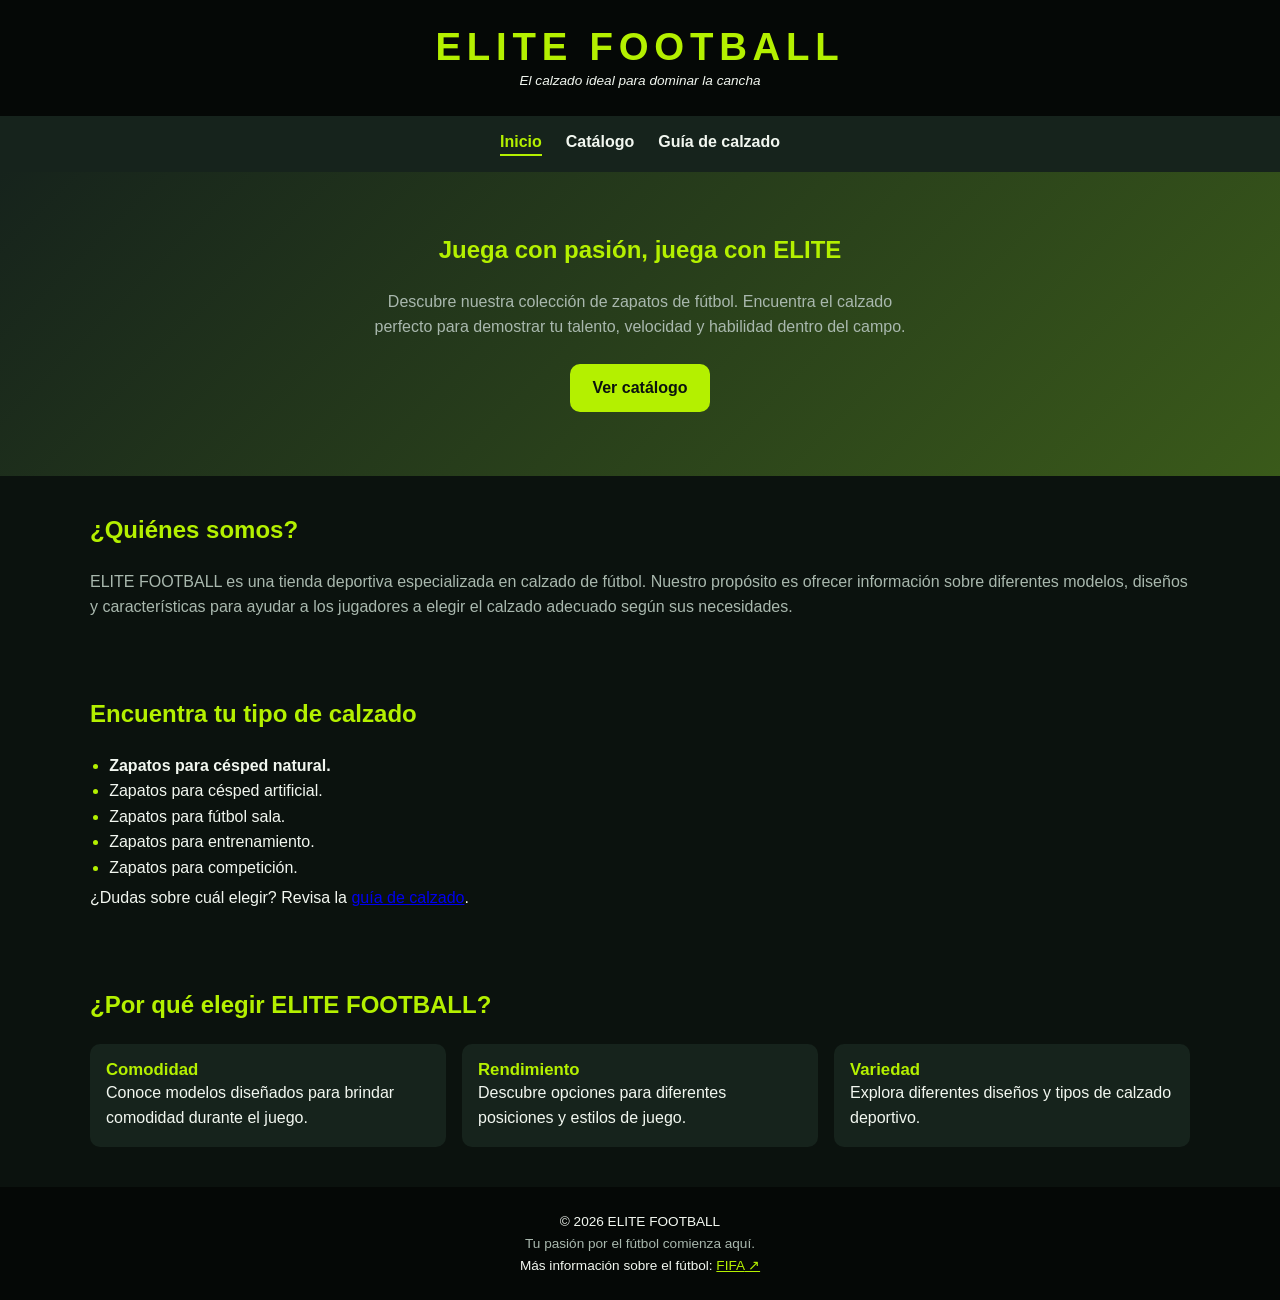
<file: index.html>
<!DOCTYPE html>
<html lang="es">
<head>
  <meta charset="UTF-8">
  <meta name="viewport" content="width=device-width, initial-scale=1.0">
  <meta name="description" content="Tienda de calzado de fútbol: césped natural, artificial, sala y entrenamiento.">
  <title>Inicio | ELITE FOOTBALL</title>
  <link rel="stylesheet" href="css/styles.css">
</head>
<body>
  <header id="cabecera">
    <h1>ELITE FOOTBALL</h1>
    <p class="lema" style="font-size: 0.85rem; font-style: italic;">El calzado ideal para dominar la cancha</p>
  </header>
  <nav aria-label="Menú principal">
    <ul>
      <li><a href="index.html" class="activo">Inicio</a></li>
      <li><a href="catalogo.html">Catálogo</a></li>
      <li><a href="pagina3.html">Guía de calzado</a></li>
    </ul>
  </nav>
  <main>
    <section class="hero">
      <h2>Juega con pasión, juega con ELITE</h2>
      <p>Descubre nuestra colección de zapatos de fútbol. Encuentra el calzado perfecto para demostrar tu talento, velocidad y habilidad dentro del campo.</p>
      <a class="boton" href="catalogo.html">Ver catálogo</a>
    </section>
    <div class="contenedor">
      <section id="inicio">
        <h2>¿Quiénes somos?</h2>
        <p>ELITE FOOTBALL es una tienda deportiva especializada en calzado de fútbol. Nuestro propósito es ofrecer información sobre diferentes modelos, diseños y características para ayudar a los jugadores a elegir el calzado adecuado según sus necesidades.</p>
      </section>
      <section>
        <h2>Encuentra tu tipo de calzado</h2>
        <ul>
          <li>Zapatos para césped natural.</li>
          <li>Zapatos para césped artificial.</li>
          <li>Zapatos para fútbol sala.</li>
          <li>Zapatos para entrenamiento.</li>
          <li>Zapatos para competición.</li>
        </ul>
        <p>¿Dudas sobre cuál elegir? Revisa la <a href="pagina3.html">guía de calzado</a>.</p>
      </section>
      <section>
        <h2>¿Por qué elegir ELITE FOOTBALL?</h2>
        <div class="ventajas">
          <article><h3>Comodidad</h3><p>Conoce modelos diseñados para brindar comodidad durante el juego.</p></article>
          <article><h3>Rendimiento</h3><p>Descubre opciones para diferentes posiciones y estilos de juego.</p></article>
          <article><h3>Variedad</h3><p>Explora diferentes diseños y tipos de calzado deportivo.</p></article>
        </div>
      </section>
    </div>
  </main>
  <footer>
    <p>© 2026 ELITE FOOTBALL<br>Tu pasión por el fútbol comienza aquí.</p>
    <p>Más información sobre el fútbol: <a href="https://www.fifa.com/es" target="_blank" rel="noopener">FIFA</a></p>
  </footer>
</body>
</html>
</file>
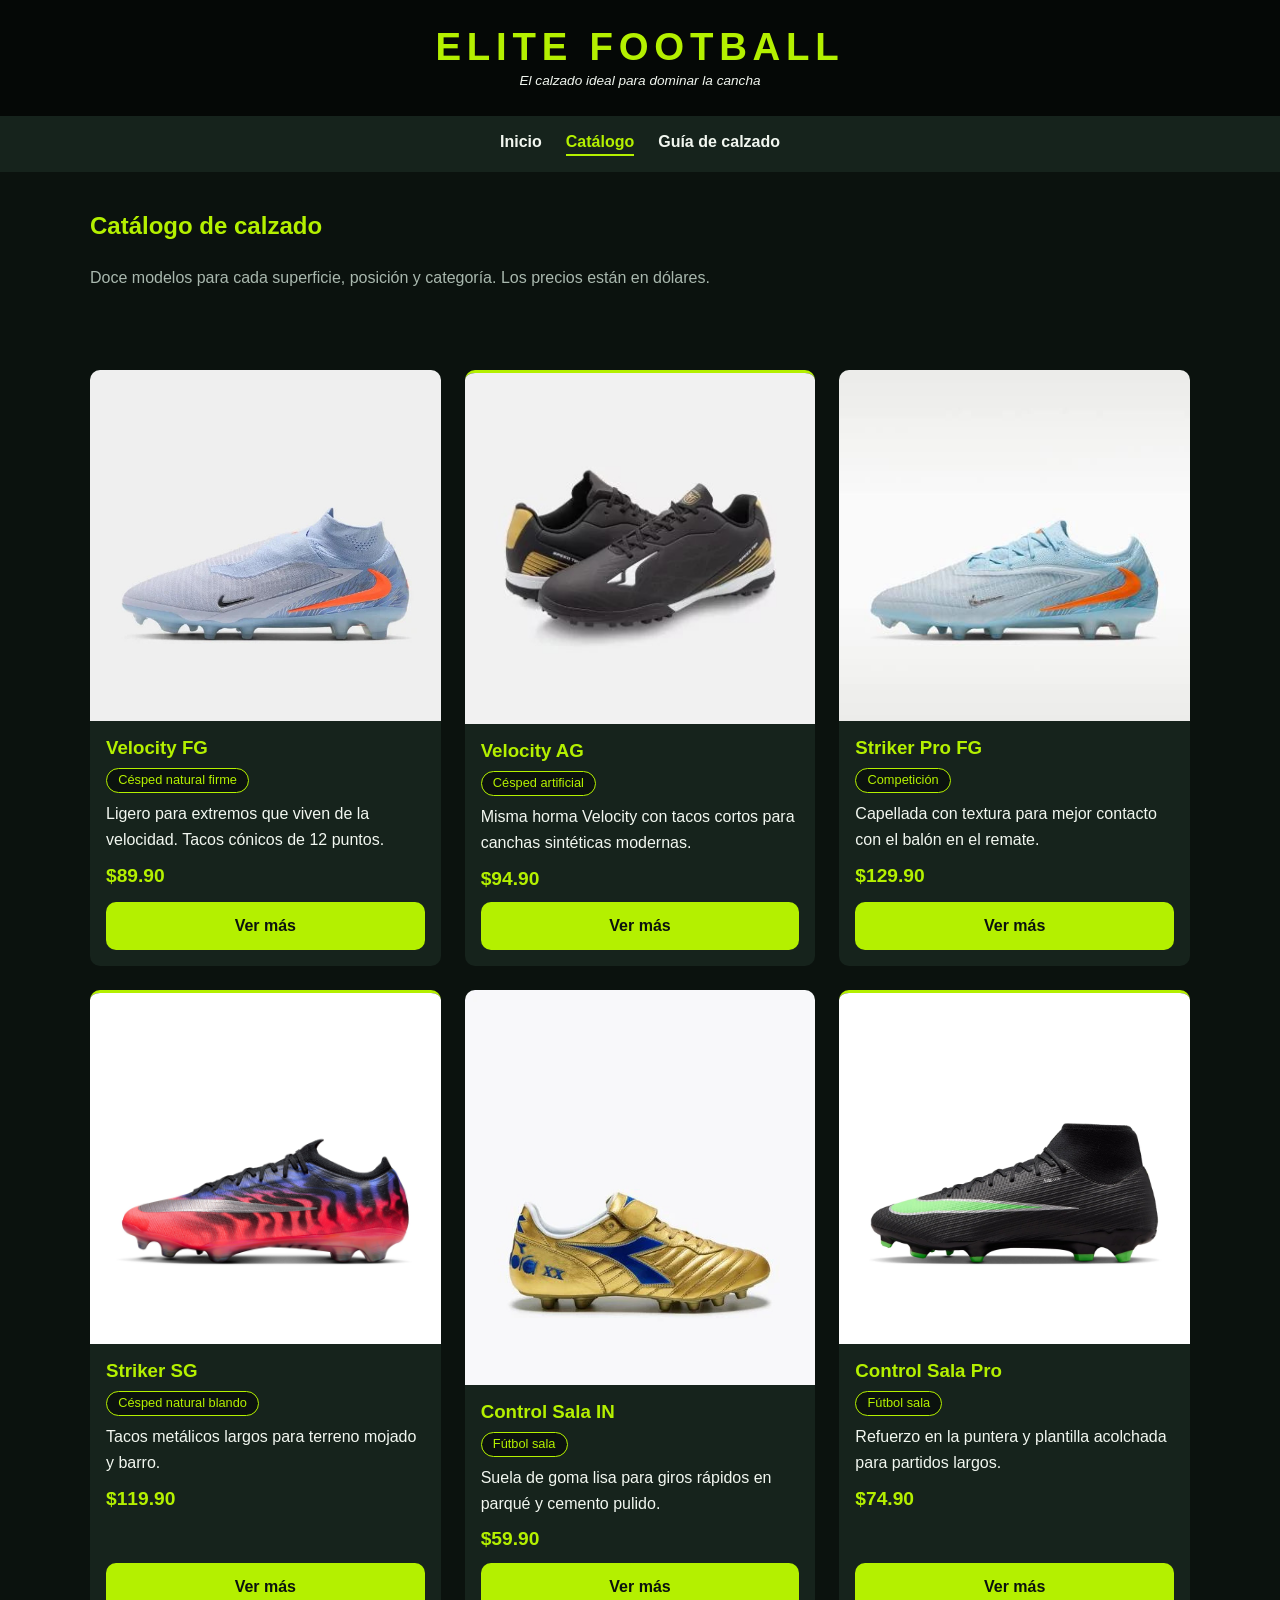
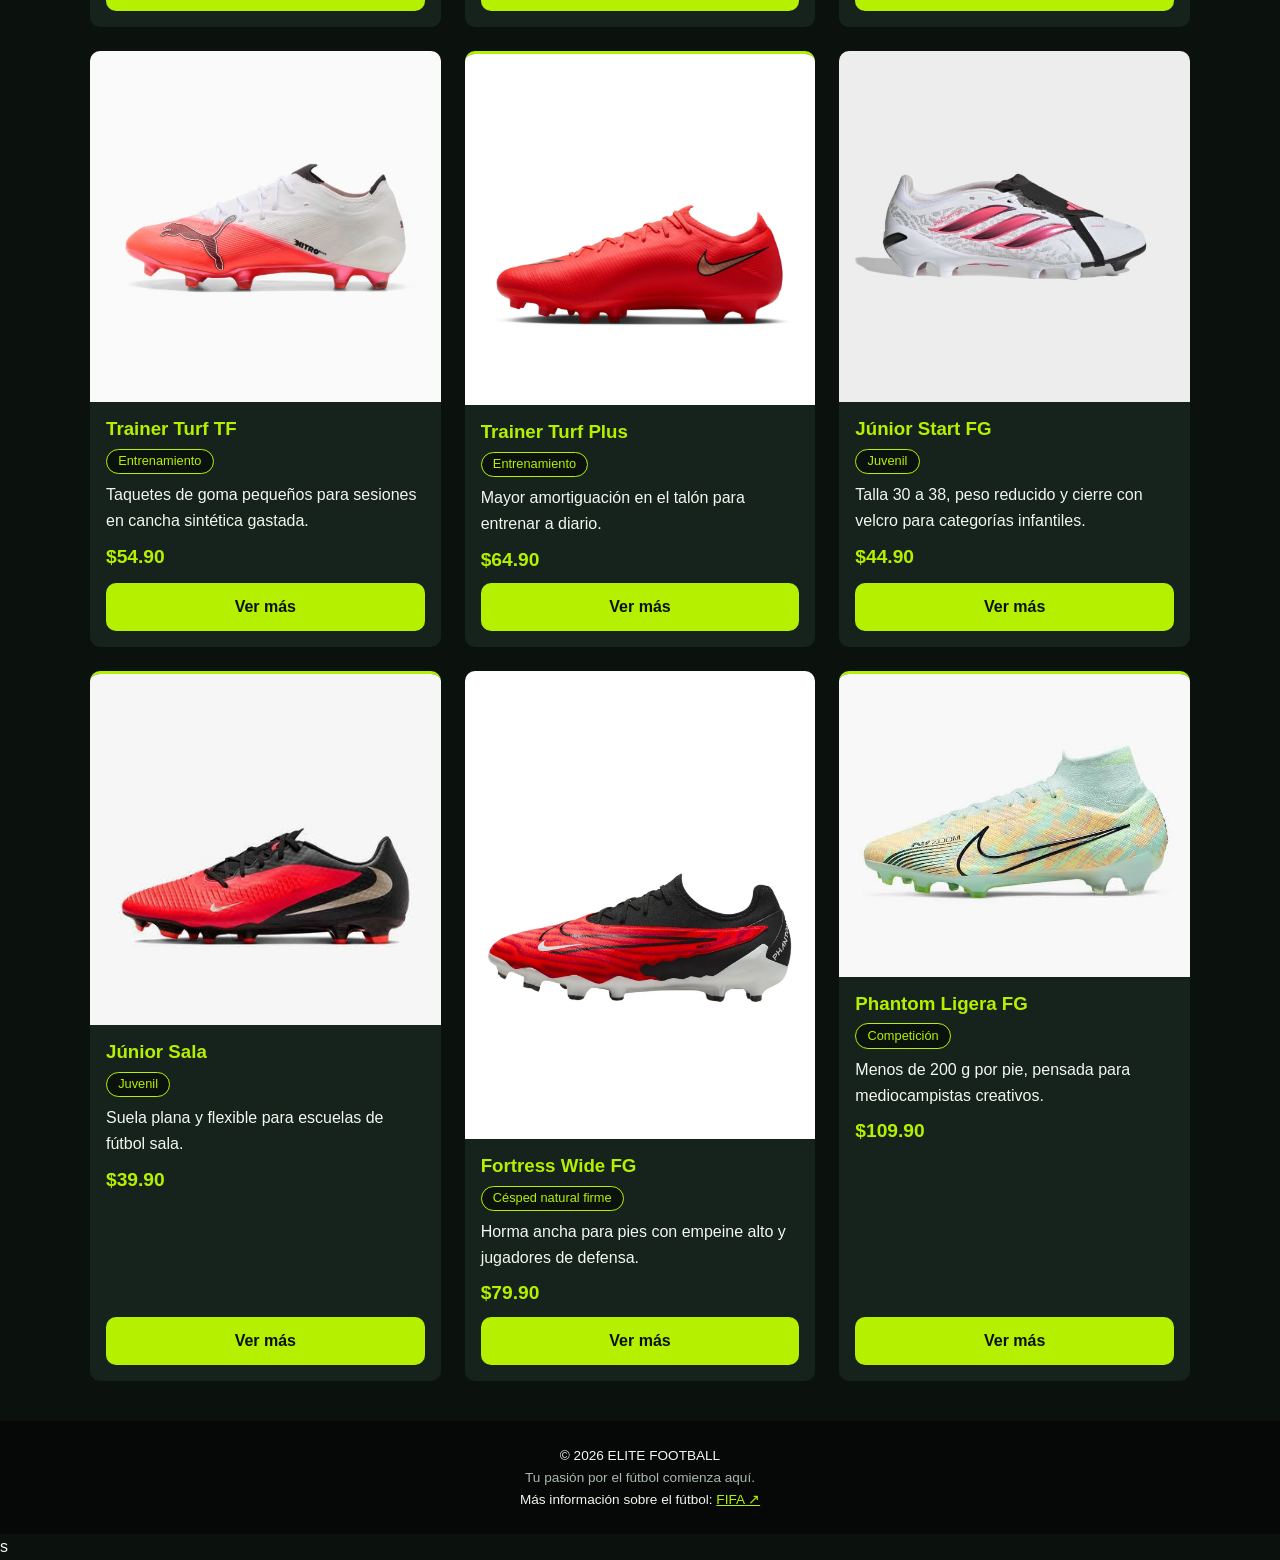
<file: catalogo.html>
<!DOCTYPE html>
<html lang="es">
<head>
  <meta charset="UTF-8">
  <meta name="viewport" content="width=device-width, initial-scale=1.0">
  <meta name="description" content="Catálogo de 12 modelos de calzado de fútbol ELITE para césped, sala y entrenamiento.">
  <title>Catálogo | ELITE FOOTBALL</title>
  <link rel="stylesheet" href="css/styles.css">
  <!-- CSS INTERNO -->
  <style>
    .etiqueta { display: inline-block; background-color: var(--color-fondo); color: var(--color-acento); border: 1px solid var(--color-acento); border-radius: 999px; padding: 0.1rem 0.7rem; font-size: 0.8rem; }
  </style>
</head>
<body>
  <header id="cabecera">
    <h1>ELITE FOOTBALL</h1>
    <p class="lema" style="font-size: 0.85rem; font-style: italic;">El calzado ideal para dominar la cancha</p>
  </header>
  <nav aria-label="Menú principal">
    <ul>
      <li><a href="index.html">Inicio</a></li>
      <li><a href="catalogo.html" class="activo">Catálogo</a></li>
      <li><a href="pagina3.html">Guía de calzado</a></li>
    </ul>
  </nav>
  <main>
    <div class="contenedor">
      <section>
        <h2>Catálogo de calzado</h2>
        <p>Doce modelos para cada superficie, posición y categoría. Los precios están en dólares.</p>
      </section>
      <section class="catalogo">
        <article class="tarjeta">
          <img src="img/img1.jpg" alt="Zapato de fútbol Velocity FG">
          <div class="info">
            <h3>Velocity FG</h3>
            <p><span class="etiqueta">Césped natural firme</span></p>
            <p>Ligero para extremos que viven de la velocidad. Tacos cónicos de 12 puntos.</p>
            <p class="precio">$89.90</p>
            <a class="boton" href="pagina3.html">Ver más</a>
          </div>
        </article>
        <article class="tarjeta">
          <img src="img/img2.jpg" alt="Zapato de fútbol Velocity AG">
          <div class="info">
            <h3>Velocity AG</h3>
            <p><span class="etiqueta">Césped artificial</span></p>
            <p>Misma horma Velocity con tacos cortos para canchas sintéticas modernas.</p>
            <p class="precio">$94.90</p>
            <a class="boton" href="pagina3.html">Ver más</a>
          </div>
        </article>
        <article class="tarjeta">
          <img src="img/img3.jpg" alt="Zapato de fútbol Striker Pro FG">
          <div class="info">
            <h3>Striker Pro FG</h3>
            <p><span class="etiqueta">Competición</span></p>
            <p>Capellada con textura para mejor contacto con el balón en el remate.</p>
            <p class="precio">$129.90</p>
            <a class="boton" href="pagina3.html">Ver más</a>
          </div>
        </article>
        <article class="tarjeta">
          <img src="img/img4.jpg" alt="Zapato de fútbol Striker SG">
          <div class="info">
            <h3>Striker SG</h3>
            <p><span class="etiqueta">Césped natural blando</span></p>
            <p>Tacos metálicos largos para terreno mojado y barro.</p>
            <p class="precio">$119.90</p>
            <a class="boton" href="pagina3.html">Ver más</a>
          </div>
        </article>
        <article class="tarjeta">
          <img src="img/img5.jpg" alt="Zapato de fútbol Control Sala IN">
          <div class="info">
            <h3>Control Sala IN</h3>
            <p><span class="etiqueta">Fútbol sala</span></p>
            <p>Suela de goma lisa para giros rápidos en parqué y cemento pulido.</p>
            <p class="precio">$59.90</p>
            <a class="boton" href="pagina3.html">Ver más</a>
          </div>
        </article>
        <article class="tarjeta">
          <img src="img/img6.jpg" alt="Zapato de fútbol Control Sala Pro">
          <div class="info">
            <h3>Control Sala Pro</h3>
            <p><span class="etiqueta">Fútbol sala</span></p>
            <p>Refuerzo en la puntera y plantilla acolchada para partidos largos.</p>
            <p class="precio">$74.90</p>
            <a class="boton" href="pagina3.html">Ver más</a>
          </div>
        </article>
        <article class="tarjeta">
          <img src="img/img7.jpg" alt="Zapato de fútbol Trainer Turf TF">
          <div class="info">
            <h3>Trainer Turf TF</h3>
            <p><span class="etiqueta">Entrenamiento</span></p>
            <p>Taquetes de goma pequeños para sesiones en cancha sintética gastada.</p>
            <p class="precio">$54.90</p>
            <a class="boton" href="pagina3.html">Ver más</a>
          </div>
        </article>
        <article class="tarjeta">
          <img src="img/img8.jpg" alt="Zapato de fútbol Trainer Turf Plus">
          <div class="info">
            <h3>Trainer Turf Plus</h3>
            <p><span class="etiqueta">Entrenamiento</span></p>
            <p>Mayor amortiguación en el talón para entrenar a diario.</p>
            <p class="precio">$64.90</p>
            <a class="boton" href="pagina3.html">Ver más</a>
          </div>
        </article>
        <article class="tarjeta">
          <img src="img/img9.jpg" alt="Zapato de fútbol Júnior Start FG">
          <div class="info">
            <h3>Júnior Start FG</h3>
            <p><span class="etiqueta">Juvenil</span></p>
            <p>Talla 30 a 38, peso reducido y cierre con velcro para categorías infantiles.</p>
            <p class="precio">$44.90</p>
            <a class="boton" href="pagina3.html">Ver más</a>
          </div>
        </article>
        <article class="tarjeta">
          <img src="img/img10.jpg" alt="Zapato de fútbol Júnior Sala">
          <div class="info">
            <h3>Júnior Sala</h3>
            <p><span class="etiqueta">Juvenil</span></p>
            <p>Suela plana y flexible para escuelas de fútbol sala.</p>
            <p class="precio">$39.90</p>
            <a class="boton" href="pagina3.html">Ver más</a>
          </div>
        </article>
        <article class="tarjeta">
          <img src="img/img11.jpg" alt="Zapato de fútbol Fortress Wide FG">
          <div class="info">
            <h3>Fortress Wide FG</h3>
            <p><span class="etiqueta">Césped natural firme</span></p>
            <p>Horma ancha para pies con empeine alto y jugadores de defensa.</p>
            <p class="precio">$79.90</p>
            <a class="boton" href="pagina3.html">Ver más</a>
          </div>
        </article>
        <article class="tarjeta">
          <img src="img/img12.jpg" alt="Zapato de fútbol Phantom Ligera FG">
          <div class="info">
            <h3>Phantom Ligera FG</h3>
            <p><span class="etiqueta">Competición</span></p>
            <p>Menos de 200 g por pie, pensada para mediocampistas creativos.</p>
            <p class="precio">$109.90</p>
            <a class="boton" href="pagina3.html">Ver más</a>
          </div>
        </article>
      </section>
    </div>
  </main>
  <footer>
    <p>© 2026 ELITE FOOTBALL<br>Tu pasión por el fútbol comienza aquí.</p>
    <p>Más información sobre el fútbol: <a href="https://www.fifa.com/es" target="_blank" rel="noopener">FIFA</a></p>
  </footer>
</body>
</html>s
</file>
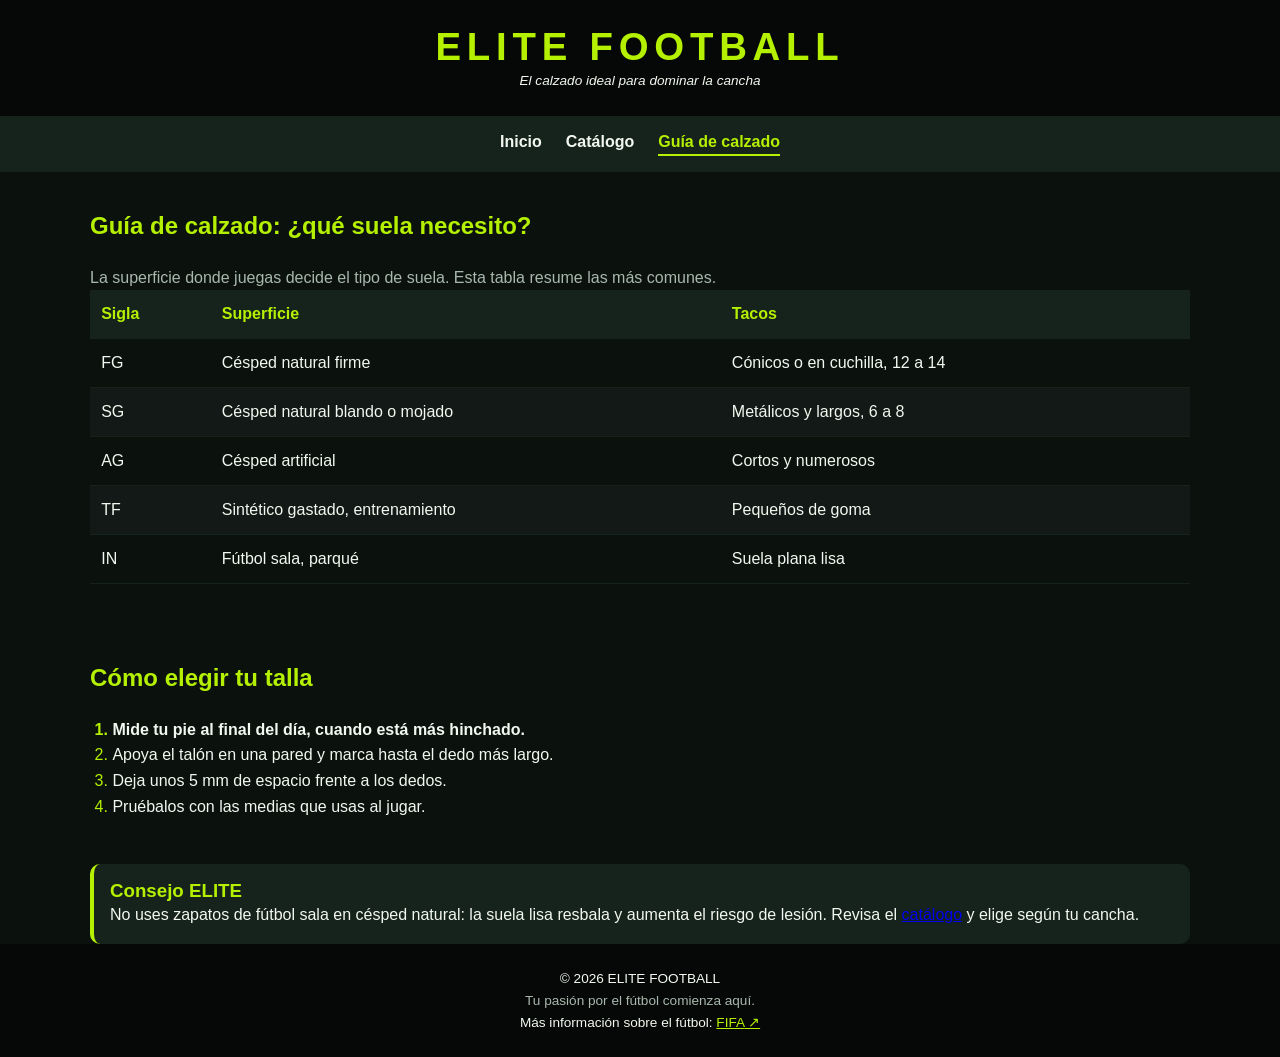
<file: pagina3.html>
<!DOCTYPE html>
<html lang="es">
<head>
  <meta charset="UTF-8">
  <meta name="viewport" content="width=device-width, initial-scale=1.0">
  <meta name="description" content="Guía para elegir suela y talla de zapatos de fútbol.">
  <title>Guía de calzado | ELITE FOOTBALL</title>
  <link rel="stylesheet" href="css/styles.css">
</head>
<body>
  <header id="cabecera">
    <h1>ELITE FOOTBALL</h1>
    <p class="lema" style="font-size: 0.85rem; font-style: italic;">El calzado ideal para dominar la cancha</p>
  </header>
  <nav aria-label="Menú principal">
    <ul>
      <li><a href="index.html">Inicio</a></li>
      <li><a href="catalogo.html">Catálogo</a></li>
      <li><a href="pagina3.html" class="activo">Guía de calzado</a></li>
    </ul>
  </nav>
  <main>
    <div class="contenedor">
      <section id="tipos">
        <h2>Guía de calzado: ¿qué suela necesito?</h2>
        <p>La superficie donde juegas decide el tipo de suela. Esta tabla resume las más comunes.</p>
        <div class="tabla-scroll">
          <table>
            <thead><tr><th>Sigla</th><th>Superficie</th><th>Tacos</th></tr></thead>
            <tbody>
              <tr><td>FG</td><td>Césped natural firme</td><td>Cónicos o en cuchilla, 12 a 14</td></tr>
              <tr><td>SG</td><td>Césped natural blando o mojado</td><td>Metálicos y largos, 6 a 8</td></tr>
              <tr><td>AG</td><td>Césped artificial</td><td>Cortos y numerosos</td></tr>
              <tr><td>TF</td><td>Sintético gastado, entrenamiento</td><td>Pequeños de goma</td></tr>
              <tr><td>IN</td><td>Fútbol sala, parqué</td><td>Suela plana lisa</td></tr>
            </tbody>
          </table>
        </div>
      </section>
      <section>
        <h2>Cómo elegir tu talla</h2>
        <ol>
          <li>Mide tu pie al final del día, cuando está más hinchado.</li>
          <li>Apoya el talón en una pared y marca hasta el dedo más largo.</li>
          <li>Deja unos 5 mm de espacio frente a los dedos.</li>
          <li>Pruébalos con las medias que usas al jugar.</li>
        </ol>
      </section>
      <aside>
        <h3>Consejo ELITE</h3>
        <p>No uses zapatos de fútbol sala en césped natural: la suela lisa resbala y aumenta el riesgo de lesión. Revisa el <a href="catalogo.html">catálogo</a> y elige según tu cancha.</p>
      </aside>
    </div>
  </main>
  <footer>
    <p>© 2026 ELITE FOOTBALL<br>Tu pasión por el fútbol comienza aquí.</p>
    <p>Más información sobre el fútbol: <a href="https://www.fifa.com/es" target="_blank" rel="noopener">FIFA</a></p>
  </footer>
</body>
</html>
</file>
<file: css/styles.css>
/* ===== CSS EXTERNO: css/styles.css ===== */
:root {
  --color-fondo: #0b120e;
  --color-superficie: #16231c;
  --color-acento: #b4f000;
  --color-texto: #f2f7f0;
  --color-suave: #a9b8ae;
  --radio: 10px;
  --espacio: 1.5rem;
}

/* Selector universal */
* { box-sizing: border-box; margin: 0; padding: 0; }

/* Selector de elemento */
body {
  font-family: "Segoe UI", Arial, sans-serif;
  background-color: var(--color-fondo);
  color: var(--color-texto);
  line-height: 1.6;
  display: flex;               /* Técnica de maquetación 1: Flexbox */
  flex-direction: column;
  min-height: 100vh;
}
main { flex: 1; }

/* Selector agrupado */
h1, h2, h3 { color: var(--color-acento); line-height: 1.2; }
h2 { margin-bottom: var(--espacio); }

img { max-width: 100%; height: auto; display: block; }

.contenedor { width: min(100% - 2rem, 1100px); margin-inline: auto; }

/* Selector de ID */
#cabecera { background-color: #050806; text-align: center; padding: var(--espacio) 1rem; }
#cabecera h1 { font-size: 2rem; letter-spacing: 0.15em; }

/* Selector de hijo directo y descendiente */
nav { background-color: var(--color-superficie); padding: 0.8rem 1rem; }
nav > ul { display: flex; justify-content: center; flex-wrap: wrap; gap: 1.5rem; list-style: none; }
nav a { color: var(--color-texto); text-decoration: none; font-weight: 600; padding: 0.3rem 0; border-bottom: 2px solid transparent; }

/* Pseudoclases */
nav a:hover, nav a:focus, nav a.activo { color: var(--color-acento); border-bottom-color: var(--color-acento); }

.hero { background: linear-gradient(135deg, var(--color-superficie), #3a5a1a); text-align: center; padding: 4rem 1rem; }
.hero p { max-width: 60ch; margin: 1rem auto 1.5rem; }

.boton { display: inline-block; background-color: var(--color-acento); color: var(--color-fondo); padding: 0.7rem 1.4rem; border-radius: var(--radio); font-weight: 700; text-decoration: none; }
.boton:hover { filter: brightness(1.15); }

main section { padding: 2.5rem 0; }

/* Hermano adyacente y hermano general */
h2 + p { color: var(--color-suave); }
h2 ~ ul { margin-left: 1.2rem; }
li::marker { color: var(--color-acento); }
li:first-child { font-weight: 700; }
li:last-child { margin-bottom: 0.3rem; }

/* Selector de atributo */
a[href^="https"]::after { content: " \2197"; }
a[target="_blank"] { color: var(--color-acento); }

/* Flexbox: ventajas */
.ventajas { display: flex; flex-wrap: wrap; gap: 1rem; }
.ventajas article { flex: 1 1 220px; background-color: var(--color-superficie); padding: 1rem; border-radius: var(--radio); }
.ventajas h3 { font-size: 1.05rem; }

/* Grid (técnica de maquetación 2): catálogo móvil = 1 columna */
.catalogo { display: grid; grid-template-columns: 1fr; gap: var(--espacio); }
.tarjeta { background-color: var(--color-superficie); border-radius: var(--radio); overflow: hidden; display: flex; flex-direction: column; }
.tarjeta:nth-child(even) { border-top: 3px solid var(--color-acento); }
.tarjeta:hover { transform: translateY(-4px); }
.tarjeta .info { padding: 1rem; display: flex; flex-direction: column; gap: 0.5rem; flex: 1; }
.tarjeta .info p:first-of-type { color: var(--color-suave); font-size: 0.95rem; }
.tarjeta .boton { margin-top: auto; text-align: center; }
.precio { color: var(--color-acento); font-weight: 700; font-size: 1.2rem; }

/* Página 3 */
.tabla-scroll { overflow-x: auto; }
table { width: 100%; border-collapse: collapse; }
th, td { padding: 0.7rem; text-align: left; border-bottom: 1px solid var(--color-superficie); }
th { background-color: var(--color-superficie); color: var(--color-acento); }
tr:nth-child(even) td { background-color: rgba(255, 255, 255, 0.03); }
aside { background-color: var(--color-superficie); border-left: 4px solid var(--color-acento); padding: 1rem; border-radius: var(--radio); }
ol { margin-left: 1.4rem; }

footer { background-color: #050806; text-align: center; padding: var(--espacio) 1rem; font-size: 0.85rem; color: var(--color-suave); }
footer p::first-line { color: var(--color-texto); }

/* Media queries: 2 columnas en tableta, 3 en escritorio */
@media (min-width: 600px) {
  .catalogo { grid-template-columns: repeat(2, 1fr); }
}
@media (min-width: 992px) {
  .catalogo { grid-template-columns: repeat(3, 1fr); }
  #cabecera h1 { font-size: 2.4rem; }
}
</file>
